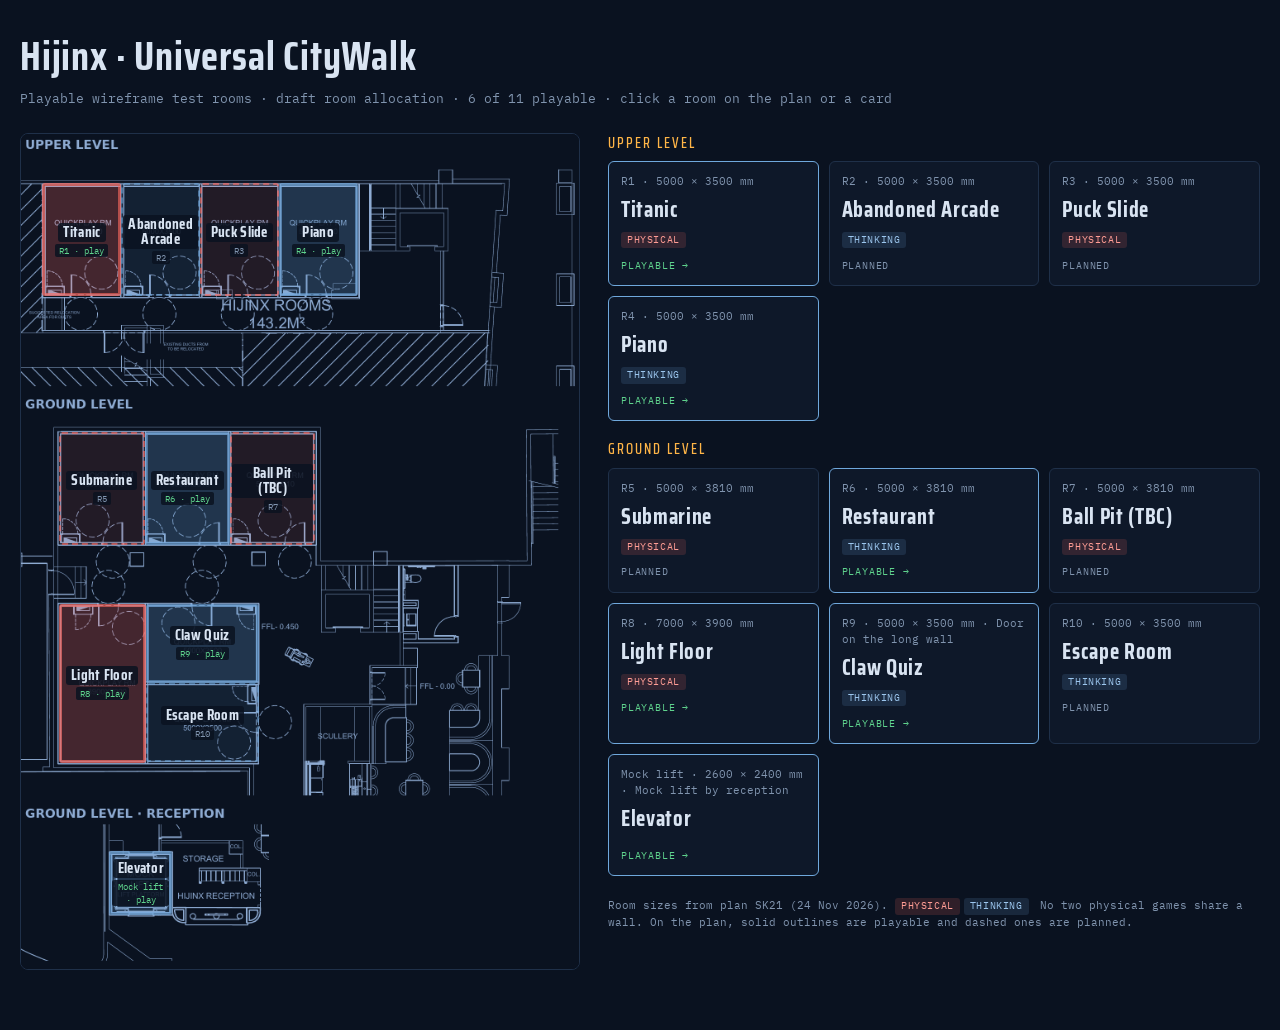
<file: index.html>
<!doctype html>
<html lang="en">
<head>
<meta charset="utf-8">
<meta name="viewport" content="width=device-width,initial-scale=1">
<title>Hijinx · Universal CityWalk · Game Rooms</title>
<link rel="preconnect" href="https://fonts.googleapis.com">
<link rel="stylesheet" href="https://fonts.googleapis.com/css2?family=Saira+Condensed:wght@500;600;700&family=IBM+Plex+Mono:wght@400;500&display=swap">
<link rel="stylesheet" href="core/core.css">
<style>
  .index{max-width:1360px}
  .venue{display:grid;grid-template-columns:minmax(0,560px) minmax(0,1fr);gap:28px;align-items:start}
  .map{position:sticky;top:16px;border:1px solid var(--rule);border-radius:8px;overflow:hidden;background:#0a1220}
  .map img{display:block;width:100%;height:auto}
  .spot{position:absolute;display:flex;flex-direction:column;align-items:center;justify-content:center;gap:2px;text-align:center;
    border:2px solid rgba(111,168,220,.55);border-radius:3px;background:rgba(111,168,220,.10);text-decoration:none;color:var(--fg);transition:background .12s,border-color .12s}
  .spot b{font-family:var(--display);font-size:clamp(10px,1.4vw,15px);line-height:1;letter-spacing:.02em;background:rgba(10,18,32,.85);padding:2px 5px;border-radius:3px}
  .spot small{font-size:9px;color:var(--muted);background:rgba(10,18,32,.85);padding:0 4px;border-radius:2px}
  .spot{border-style:dashed}
  .spot.p{border-color:rgba(255,107,98,.6);background:rgba(255,107,98,.10)}
  .spot.ready{border-style:solid;border-width:3px;background:rgba(111,168,220,.24);cursor:pointer}
  .spot.p.ready{background:rgba(255,107,98,.24)}
  .spot.ready small{color:var(--good)}
  .spot.ready:hover,.spot.hot{border-color:var(--accent);background:rgba(255,181,71,.28)}
  .spot:not(.ready){cursor:default}
  .room.hot{border-color:var(--accent)}
  .levels{gap:18px}
  @media (max-width:900px){.venue{grid-template-columns:1fr}.map{position:relative;top:0}}
</style>
</head>
<body>
<main class="index">
  <h1>Hijinx · Universal CityWalk</h1>
  <p class="sub">Playable wireframe test rooms · draft room allocation · <span id="count"></span> · click a room on the plan or a card</p>
  <div class="venue">
    <div class="map" id="map"><img id="mapimg" alt="Hijinx floor plan, upper and ground levels, with each game room outlined"></div>
    <div>
      <div class="levels" id="levels"></div>
      <p class="note" style="margin-top:22px">Room sizes from plan SK21 (24 Nov 2026). <span class="tag p">Physical</span><span class="tag t">Thinking</span> No two physical games share a wall. On the plan, solid outlines are playable and dashed ones are planned.</p>
    </div>
  </div>
</main>
<script type="module">
  import { ROOMS, ALLOCATION, MAP } from './core/venue.js';
  const player = new URLSearchParams(location.search).get('mode') === 'player';
  const href = (a) => a.path + (player ? '?mode=player' : '');
  const ready = ALLOCATION.filter(a => a.path).length;
  document.getElementById('count').textContent = `${ready} of ${ALLOCATION.length} playable`;
  const size = (r) => `${Math.round(Math.max(r.d, r.w) * 1000)} × ${Math.round(Math.min(r.d, r.w) * 1000)} mm`;
  const label = (a) => a.room === 'ELEV' ? 'Mock lift' : a.room;

  // ---- floor plan with clickable rooms ----
  const map = document.getElementById('map');
  document.getElementById('mapimg').src = MAP.image;
  const spots = {};
  for (const a of ALLOCATION) {
    const box = MAP.rooms[a.room]; if (!box) continue;
    const [x0, y0, x1, y1] = box;
    const el = document.createElement(a.path ? 'a' : 'div');
    el.className = 'spot' + (a.path ? ' ready' : '') + (a.type === 'P' ? ' p' : '');
    if (a.path) el.href = href(a);
    el.title = `${label(a)} · ${a.game}${a.path ? '' : ' (planned)'}`;
    Object.assign(el.style, { left: `${x0 / MAP.w * 100}%`, top: `${y0 / MAP.h * 100}%`, width: `${(x1 - x0) / MAP.w * 100}%`, height: `${(y1 - y0) / MAP.h * 100}%` });
    el.innerHTML = `<b>${a.game}</b><small>${label(a)}${a.path ? ' · play' : ''}</small>`;
    map.appendChild(el); spots[a.room] = el;
  }

  // ---- room cards ----
  const levels = document.getElementById('levels');
  const cards = {};
  for (const lvl of ['Upper', 'Ground']) {
    const sec = document.createElement('section'); sec.className = 'level';
    sec.innerHTML = `<h2>${lvl} level</h2><div class="rooms"></div>`;
    for (const a of ALLOCATION.filter(a => ROOMS[a.room].level === lvl)) {
      const r = ROOMS[a.room];
      const el = document.createElement(a.path ? 'a' : 'div');
      el.className = 'room' + (a.path ? ' ready' : '');
      if (a.path) el.href = href(a);
      el.innerHTML = `<span class="meta">${label(a)} · ${size(r)}${r.note ? ' · ' + r.note : ''}</span>
        <b>${a.game}</b>
        <span>${a.type === 'P' ? '<span class="tag p">Physical</span>' : a.type === 'T' ? '<span class="tag t">Thinking</span>' : ''}</span>
        <span class="st">${a.path ? 'Playable →' : 'Planned'}</span>`;
      sec.querySelector('.rooms').appendChild(el); cards[a.room] = el;
    }
    levels.appendChild(sec);
  }

  // hovering a card highlights its room on the plan, and the other way round
  for (const id of Object.keys(cards)) {
    const on = (v) => { cards[id].classList.toggle('hot', v); spots[id] && spots[id].classList.toggle('hot', v); };
    for (const el of [cards[id], spots[id]]) if (el) { el.addEventListener('mouseenter', () => on(true)); el.addEventListener('mouseleave', () => on(false)); }
  }
</script>
</body>
</html>
</file>
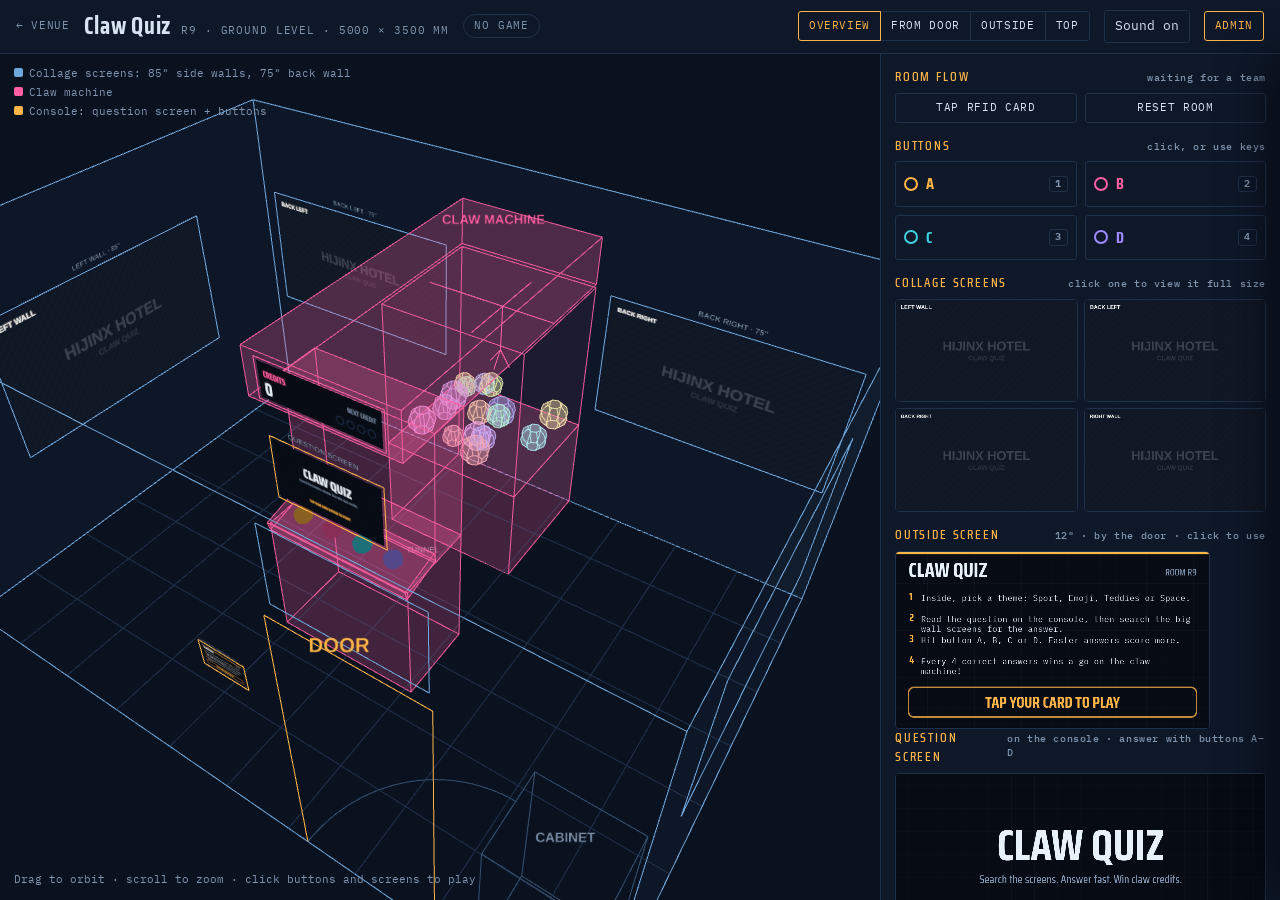
<file: games/clawquiz/index.html>
<!doctype html>
<html lang="en">
<head>
<meta charset="utf-8">
<meta name="viewport" content="width=device-width,initial-scale=1">
<title>Claw Quiz · Hijinx CityWalk</title>
<link rel="preconnect" href="https://fonts.googleapis.com">
<link rel="stylesheet" href="https://fonts.googleapis.com/css2?family=Saira+Condensed:wght@500;600;700&family=IBM+Plex+Mono:wght@400;500&display=swap">
<link rel="stylesheet" href="../../core/core.css">
</head>
<body>
<noscript>This simulator needs JavaScript.</noscript>
<script type="module" src="game.js"></script>
</body>
</html>
</file>
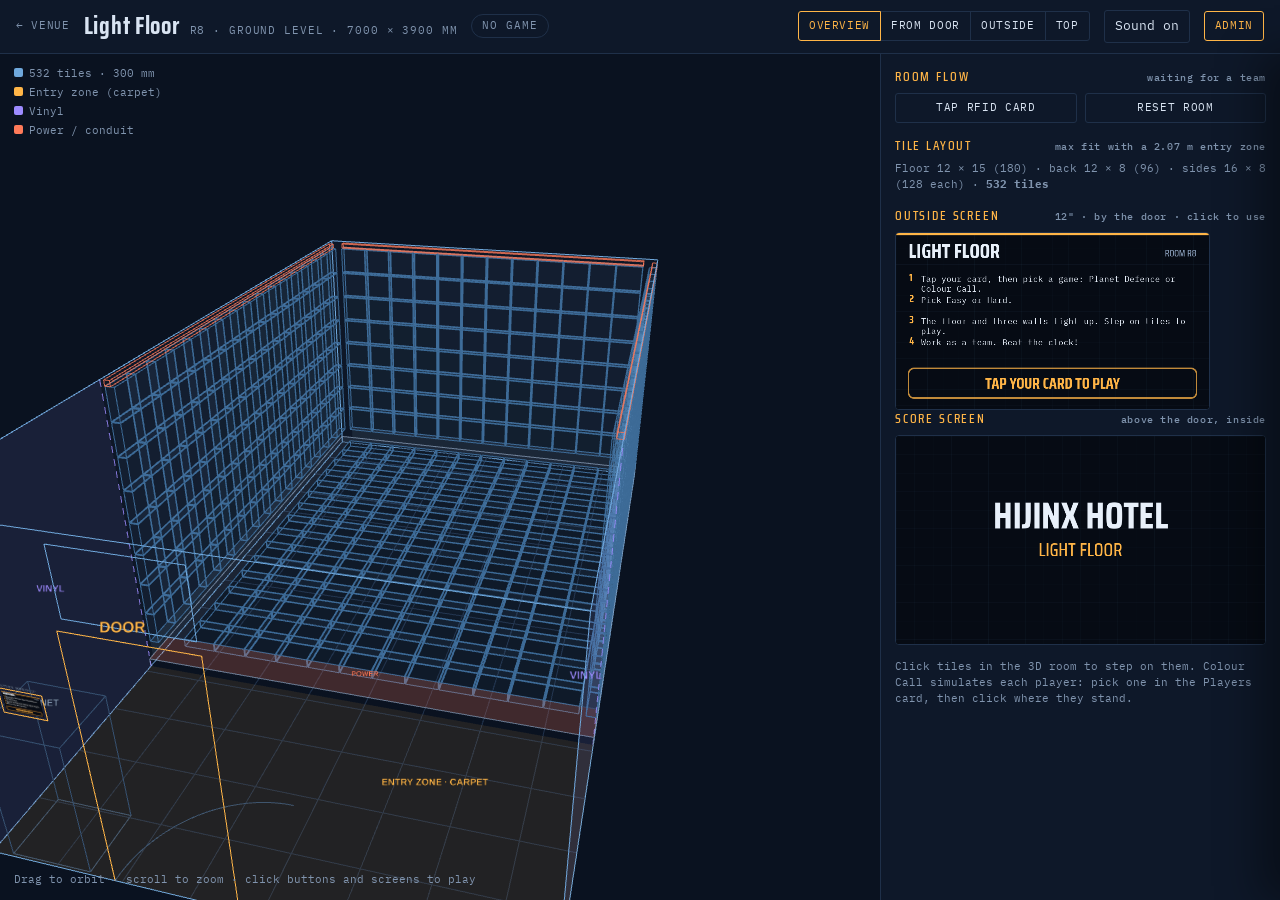
<file: games/lightfloor/index.html>
<!doctype html>
<html lang="en">
<head>
<meta charset="utf-8">
<meta name="viewport" content="width=device-width,initial-scale=1">
<title>Light Floor · Hijinx CityWalk</title>
<link rel="preconnect" href="https://fonts.googleapis.com">
<link rel="stylesheet" href="https://fonts.googleapis.com/css2?family=Saira+Condensed:wght@500;600;700&family=IBM+Plex+Mono:wght@400;500&display=swap">
<link rel="stylesheet" href="../../core/core.css">
</head>
<body>
<noscript>This simulator needs JavaScript.</noscript>
<script type="module" src="game.js"></script>
</body>
</html>
</file>
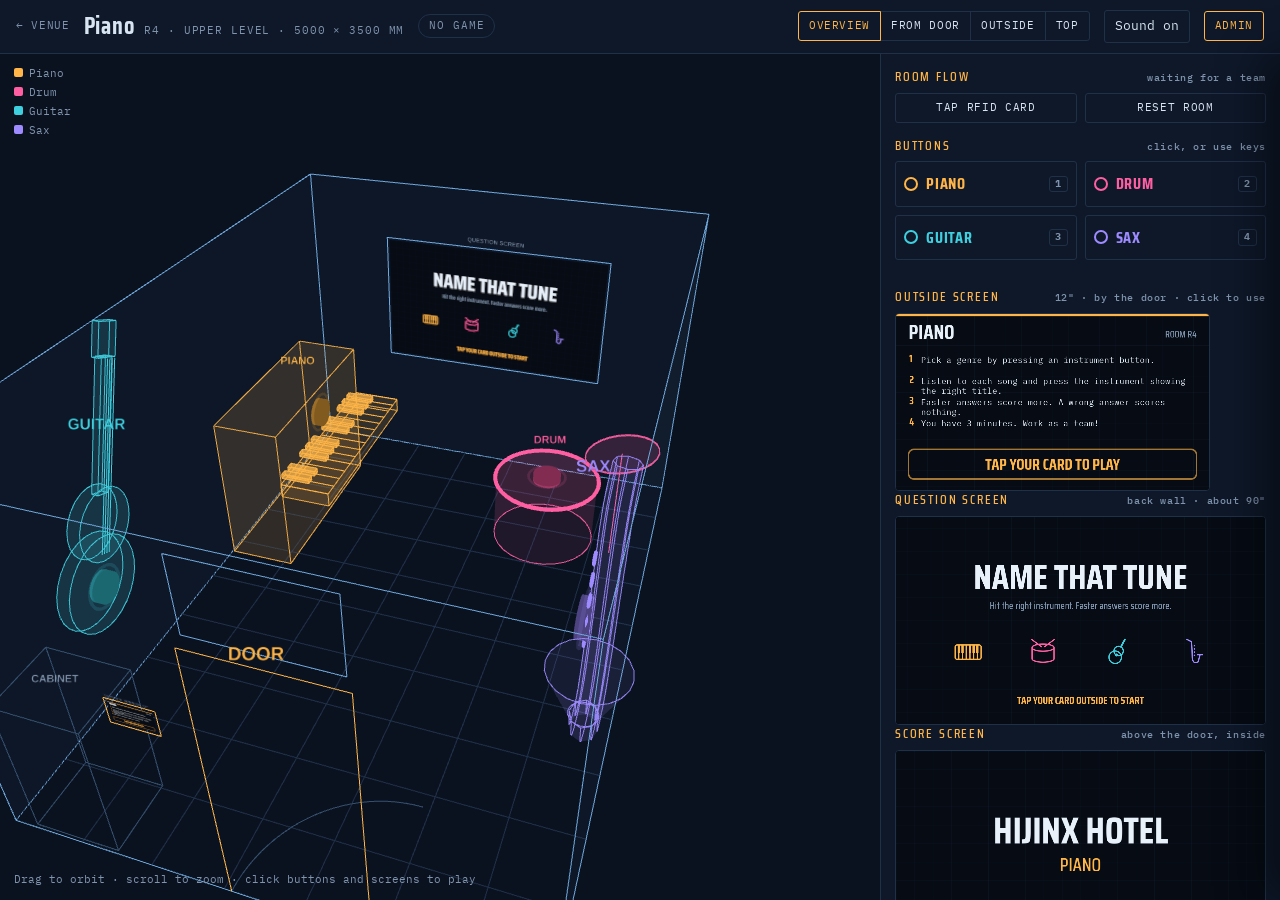
<file: games/piano/index.html>
<!doctype html>
<html lang="en">
<head>
<meta charset="utf-8">
<meta name="viewport" content="width=device-width,initial-scale=1">
<title>Piano · Hijinx CityWalk</title>
<link rel="preconnect" href="https://fonts.googleapis.com">
<link rel="stylesheet" href="https://fonts.googleapis.com/css2?family=Saira+Condensed:wght@500;600;700&family=IBM+Plex+Mono:wght@400;500&display=swap">
<link rel="stylesheet" href="../../core/core.css">
</head>
<body>
<noscript>This simulator needs JavaScript.</noscript>
<script type="module" src="game.js"></script>
</body>
</html>
</file>
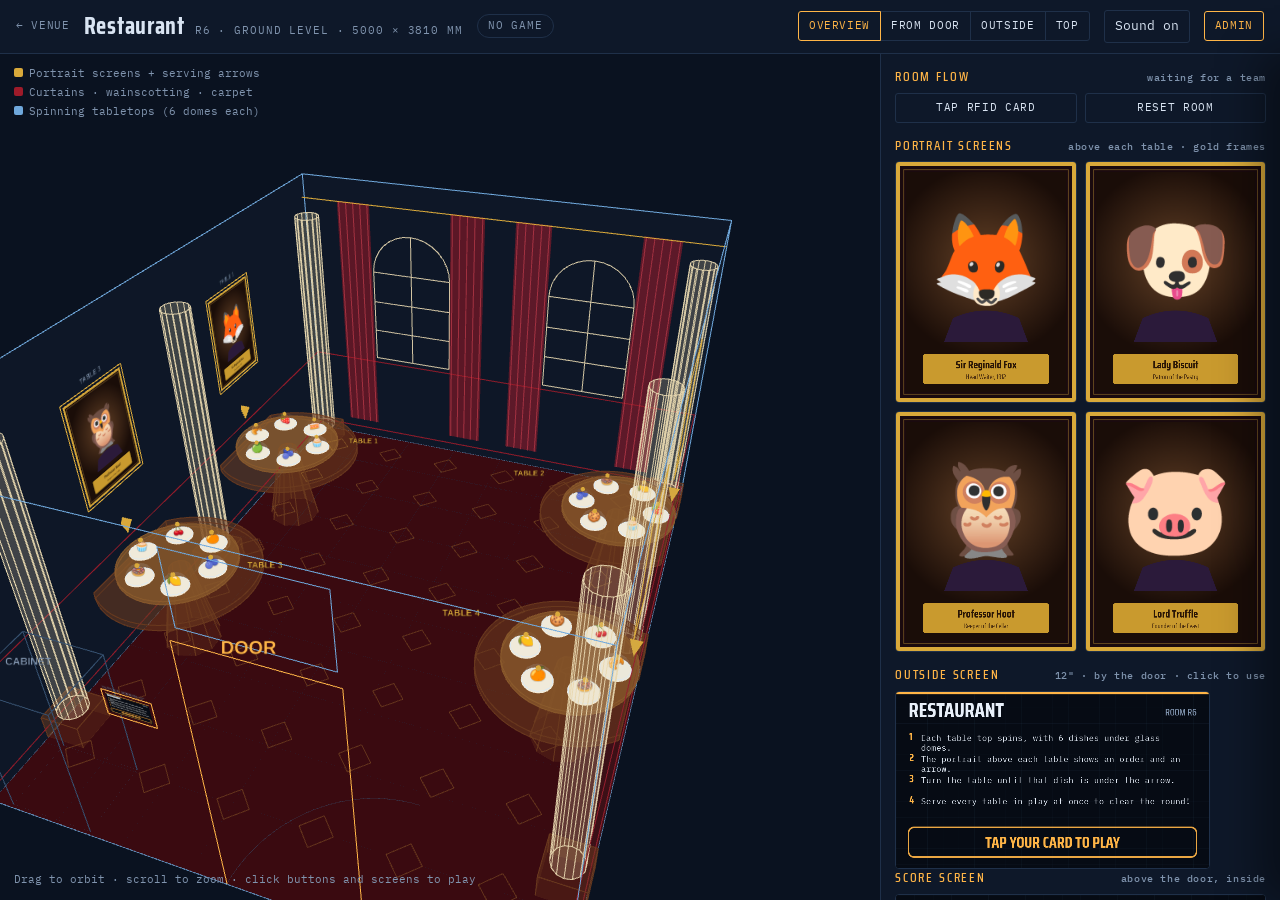
<file: games/restaurant/index.html>
<!doctype html>
<html lang="en">
<head>
<meta charset="utf-8">
<meta name="viewport" content="width=device-width,initial-scale=1">
<title>Restaurant · Hijinx CityWalk</title>
<link rel="preconnect" href="https://fonts.googleapis.com">
<link rel="stylesheet" href="https://fonts.googleapis.com/css2?family=Saira+Condensed:wght@500;600;700&family=IBM+Plex+Mono:wght@400;500&display=swap">
<link rel="stylesheet" href="../../core/core.css">
</head>
<body>
<noscript>This simulator needs JavaScript.</noscript>
<script type="module" src="game.js"></script>
</body>
</html>
</file>
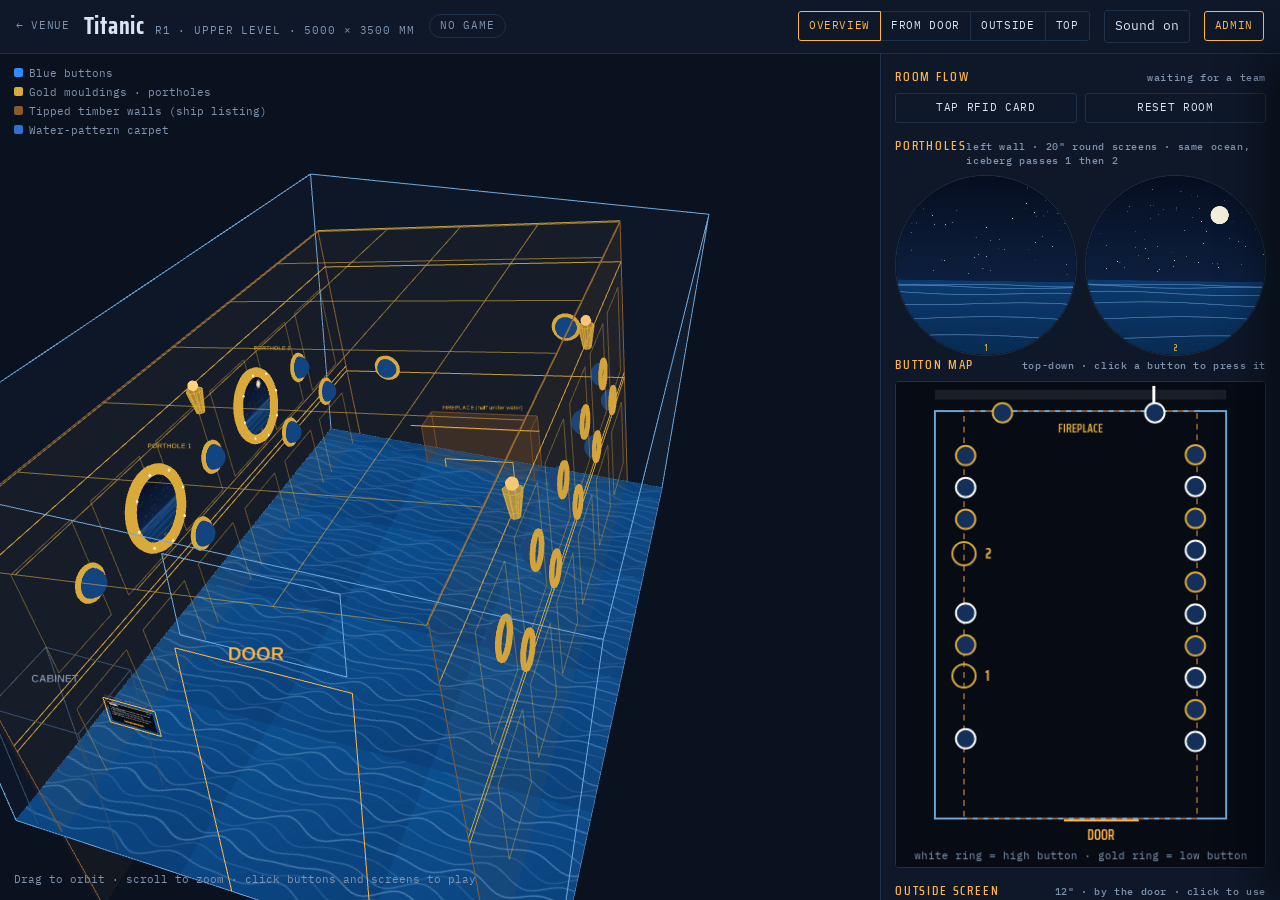
<file: games/titanic/index.html>
<!doctype html>
<html lang="en">
<head>
<meta charset="utf-8">
<meta name="viewport" content="width=device-width,initial-scale=1">
<title>Titanic · Hijinx CityWalk</title>
<link rel="preconnect" href="https://fonts.googleapis.com">
<link rel="stylesheet" href="https://fonts.googleapis.com/css2?family=Saira+Condensed:wght@500;600;700&family=IBM+Plex+Mono:wght@400;500&display=swap">
<link rel="stylesheet" href="../../core/core.css">
</head>
<body>
<noscript>This simulator needs JavaScript.</noscript>
<script type="module" src="game.js"></script>
</body>
</html>
</file>
<file: core/core.css>
/* Hijinx CityWalk game sim — shared styles.
   Dark "blueprint" look, matching the Light Floor Room Sim. */
:root{
  --bg:#0a1220; --panel:#0e1829; --panel2:#101d31; --rule:#1f3049; --fg:#d9e4f2; --muted:#8094ae;
  --wire:#6fa8dc; --accent:#ffb547; --good:#5fd38d; --bad:#ff6b62;
  --display:'Saira Condensed','Arial Narrow',system-ui,sans-serif;
  --mono:'IBM Plex Mono',ui-monospace,Menlo,Consolas,monospace;
  color-scheme:dark;
}
*{box-sizing:border-box}
html,body{height:100%;margin:0}
body{background:var(--bg);color:var(--fg);font-family:var(--mono);font-size:13px;line-height:1.45}
button{font:inherit;color:var(--fg);background:transparent;border:1px solid var(--rule);border-radius:3px;cursor:pointer;padding:6px 10px}
button:hover:not(:disabled){border-color:var(--wire);color:#fff}
button:disabled{opacity:.35;cursor:default}
button[aria-pressed=true]{border-color:var(--accent);color:var(--accent)}
input:focus-visible,button:focus-visible,select:focus-visible{outline:2px solid var(--accent);outline-offset:1px}
a{color:var(--wire)}

/* ---------- app frame ---------- */
.app{display:grid;grid-template-rows:auto minmax(0,1fr);height:100%}
.topbar{display:flex;align-items:center;gap:14px;padding:10px 16px;border-bottom:1px solid var(--rule);background:var(--panel);flex-wrap:wrap}
.topbar h1{font-family:var(--display);font-weight:700;font-size:24px;letter-spacing:.03em;line-height:1;margin:0}
.topbar h1 small{font-family:var(--mono);font-weight:400;font-size:11px;color:var(--muted);letter-spacing:.08em;text-transform:uppercase;margin-left:10px}
.topbar .spacer{flex:1}
.topbar .grp{display:flex;gap:0}
.topbar .grp button{border-radius:0;margin-left:-1px;font-size:11px;letter-spacing:.06em;text-transform:uppercase}
.topbar .grp button:first-child{border-radius:3px 0 0 3px;margin-left:0}
.topbar .grp button:last-child{border-radius:0 3px 3px 0}
.topbar .grp button[aria-pressed=true]{position:relative;z-index:1}
.chip{font-size:11px;letter-spacing:.08em;text-transform:uppercase;border:1px solid var(--rule);border-radius:99px;padding:3px 10px;color:var(--muted)}
.chip.hard{border-color:var(--bad);color:var(--bad)} .chip.easy{border-color:var(--good);color:var(--good)}
.btn-admin{border-color:var(--accent);color:var(--accent);text-transform:uppercase;letter-spacing:.06em;font-size:11px}
.home{color:var(--muted);text-decoration:none;font-size:11px;letter-spacing:.06em;text-transform:uppercase}
.home:hover{color:#fff}

.main{display:grid;grid-template-columns:minmax(0,1fr) 400px;min-height:0;position:relative}
.view{position:relative;min-width:0;min-height:0;overflow:hidden}
.view canvas{display:block;width:100%;height:100%;touch-action:none}
.view .hint{position:absolute;left:14px;bottom:12px;font-size:11px;color:var(--muted);pointer-events:none}
.view .legend{position:absolute;left:14px;top:12px;font-size:11px;color:var(--muted);pointer-events:none;display:flex;flex-direction:column;gap:3px}
.view .tip{position:absolute;pointer-events:none;background:rgba(10,18,32,.92);border:1px solid var(--rule);padding:3px 7px;border-radius:3px;font-size:11px;white-space:nowrap;display:none}

.side{background:var(--panel);border-left:1px solid var(--rule);overflow-y:auto;padding:14px;display:flex;flex-direction:column;gap:14px}
.card h2{font-family:var(--display);font-weight:500;font-size:13px;letter-spacing:.14em;text-transform:uppercase;color:var(--accent);margin:0 0 6px;display:flex;justify-content:space-between;align-items:baseline}
.card h2 span{font-family:var(--mono);font-size:10px;letter-spacing:.06em;color:var(--muted);text-transform:none}
.screen{display:block;width:100%;height:auto;border:1px solid var(--rule);border-radius:4px;background:#000;cursor:default;image-rendering:auto}
.screen.clickable{cursor:pointer}
.screen.small{width:85%}
.inputs{display:grid;grid-template-columns:repeat(2,1fr);gap:8px}
.inputs button{padding:10px 8px;font-family:var(--display);font-size:16px;font-weight:700;letter-spacing:.05em;text-transform:uppercase;display:flex;align-items:center;gap:8px;justify-content:flex-start}
.inputs button i{width:14px;height:14px;border-radius:50%;flex:none;border:2px solid currentColor}
.inputs button kbd{margin-left:auto;font-family:var(--mono);font-size:10px;color:var(--muted);border:1px solid var(--rule);border-radius:3px;padding:0 5px}
.inputs button.lit{box-shadow:0 0 0 1px currentColor inset, 0 0 14px -4px currentColor}
.flowbtns{display:flex;gap:8px;flex-wrap:wrap}
.flowbtns button{flex:1;font-size:11px;letter-spacing:.06em;text-transform:uppercase}
.note{font-size:11px;color:var(--muted);margin:0}

/* ---------- admin drawer ---------- */
.admin{position:absolute;top:0;right:0;bottom:0;width:440px;max-width:100%;background:var(--panel2);border-left:1px solid var(--accent);
  transform:translateX(100%);transition:transform .2s ease;display:flex;flex-direction:column;z-index:20;box-shadow:-20px 0 40px rgba(0,0,0,.4)}
.admin.open{transform:none}
.admin header{display:flex;align-items:center;gap:8px;padding:12px 14px;border-bottom:1px solid var(--rule)}
.admin header b{font-family:var(--display);font-size:20px;letter-spacing:.04em;color:var(--accent);flex:1}
.admin .tabs{display:flex;border-bottom:1px solid var(--rule)}
.admin .tabs button{flex:1;border:0;border-radius:0;border-bottom:2px solid transparent;padding:9px 4px;font-size:11px;letter-spacing:.06em;text-transform:uppercase;color:var(--muted)}
.admin .tabs button[aria-selected=true]{color:var(--accent);border-bottom-color:var(--accent)}
.admin .body{overflow-y:auto;padding:12px 14px;flex:1;display:flex;flex-direction:column;gap:12px}
.admin h3{font-family:var(--display);font-weight:500;font-size:12px;letter-spacing:.14em;text-transform:uppercase;color:var(--wire);margin:6px 0 0}
.fld{display:grid;grid-template-columns:1fr auto;align-items:center;gap:4px 10px;padding:7px 0;border-bottom:1px solid var(--rule)}
.fld label{font-size:12px}
.fld .help{grid-column:1/-1;font-size:10.5px;color:var(--muted)}
.fld input[type=number],.fld input[type=text],.fld select{width:110px;background:var(--bg);color:var(--fg);border:1px solid var(--rule);border-radius:3px;padding:4px 6px;font:inherit;font-size:12px;text-align:right}
.fld input[type=text]{text-align:left;width:160px}
.fld input[type=checkbox]{accent-color:var(--accent);width:16px;height:16px}
.fld .multi{grid-column:1/-1;display:flex;flex-wrap:wrap;gap:4px 12px}
.fld .multi label{display:flex;gap:5px;align-items:center;font-size:11.5px;cursor:pointer}
.fld .multi input{accent-color:var(--accent)}
.fld .unit{font-size:10px;color:var(--muted);margin-left:4px}
.fld.changed label::after{content:" •";color:var(--accent)}
.presetcols{display:grid;grid-template-columns:1fr 1fr;gap:10px}
.presetcols > div{border:1px solid var(--rule);border-radius:4px;padding:8px}
.presetcols h4{margin:0 0 4px;font-family:var(--display);font-size:16px;letter-spacing:.06em}
.presetcols .fld{grid-template-columns:1fr;gap:3px}
.presetcols .fld input[type=number]{width:100%}
.live{font-size:11.5px;border:1px dashed var(--rule);border-radius:4px;padding:8px;display:grid;grid-template-columns:auto 1fr;gap:2px 10px}
.live dt{color:var(--muted)} .live dd{margin:0}
.actions{display:flex;flex-wrap:wrap;gap:6px}
.actions button{font-size:11px;letter-spacing:.04em}
textarea.json{width:100%;min-height:180px;background:var(--bg);color:var(--fg);border:1px solid var(--rule);border-radius:3px;font:11px var(--mono);padding:6px}

/* ---------- full-size screen viewer ---------- */
.lightbox{position:fixed;inset:0;z-index:50;background:rgba(5,9,16,.94);display:flex;flex-direction:column;align-items:center;justify-content:center;gap:10px;padding:16px}
.lightbox[hidden]{display:none}
.lightbox .lb-bar{display:flex;gap:8px;align-items:center;width:min(100%,1280px)}
.lightbox .lb-bar b{font-family:var(--display);font-size:22px;letter-spacing:.04em;color:var(--accent)}
.lightbox .lb-bar .spacer{flex:1}
.lightbox canvas{width:min(100%,calc((100vh - 90px) * 16 / 9));height:auto;border:1px solid var(--rule);border-radius:6px}

/* ---------- index page ---------- */
.index{max-width:1100px;margin:0 auto;padding:28px 20px 60px}
.index h1{font-family:var(--display);font-size:40px;margin:0;letter-spacing:.02em}
.index .sub{color:var(--muted);margin:4px 0 24px}
.levels{display:grid;gap:22px}
.level h2{font-family:var(--display);font-weight:500;font-size:14px;letter-spacing:.14em;text-transform:uppercase;color:var(--accent);margin:0 0 8px}
.rooms{display:grid;grid-template-columns:repeat(auto-fill,minmax(200px,1fr));gap:10px}
.room{border:1px solid var(--rule);border-radius:6px;padding:12px;background:var(--panel);display:flex;flex-direction:column;gap:4px;text-decoration:none;color:var(--fg)}
.room b{font-family:var(--display);font-size:22px;letter-spacing:.03em}
.room .meta{font-size:11px;color:var(--muted)}
.room .st{font-size:10px;letter-spacing:.08em;text-transform:uppercase;margin-top:6px}
.room.ready{border-color:var(--wire)} .room.ready:hover{border-color:var(--accent)}
.room.ready .st{color:var(--good)} .room .st{color:var(--muted)}
.tag{display:inline-block;font-size:10px;letter-spacing:.06em;text-transform:uppercase;border-radius:3px;padding:1px 6px;margin-right:4px}
.tag.p{background:rgba(255,107,98,.15);color:#ff9d95} .tag.t{background:rgba(111,168,220,.15);color:#9cc6ee}

@media (max-width:900px){
  .app{height:auto;min-height:100%}
  .main{grid-template-columns:1fr}
  .view{height:58vh}
  .side{border-left:0;border-top:1px solid var(--rule)}
  .admin{position:fixed;width:100%}
}
</file>
